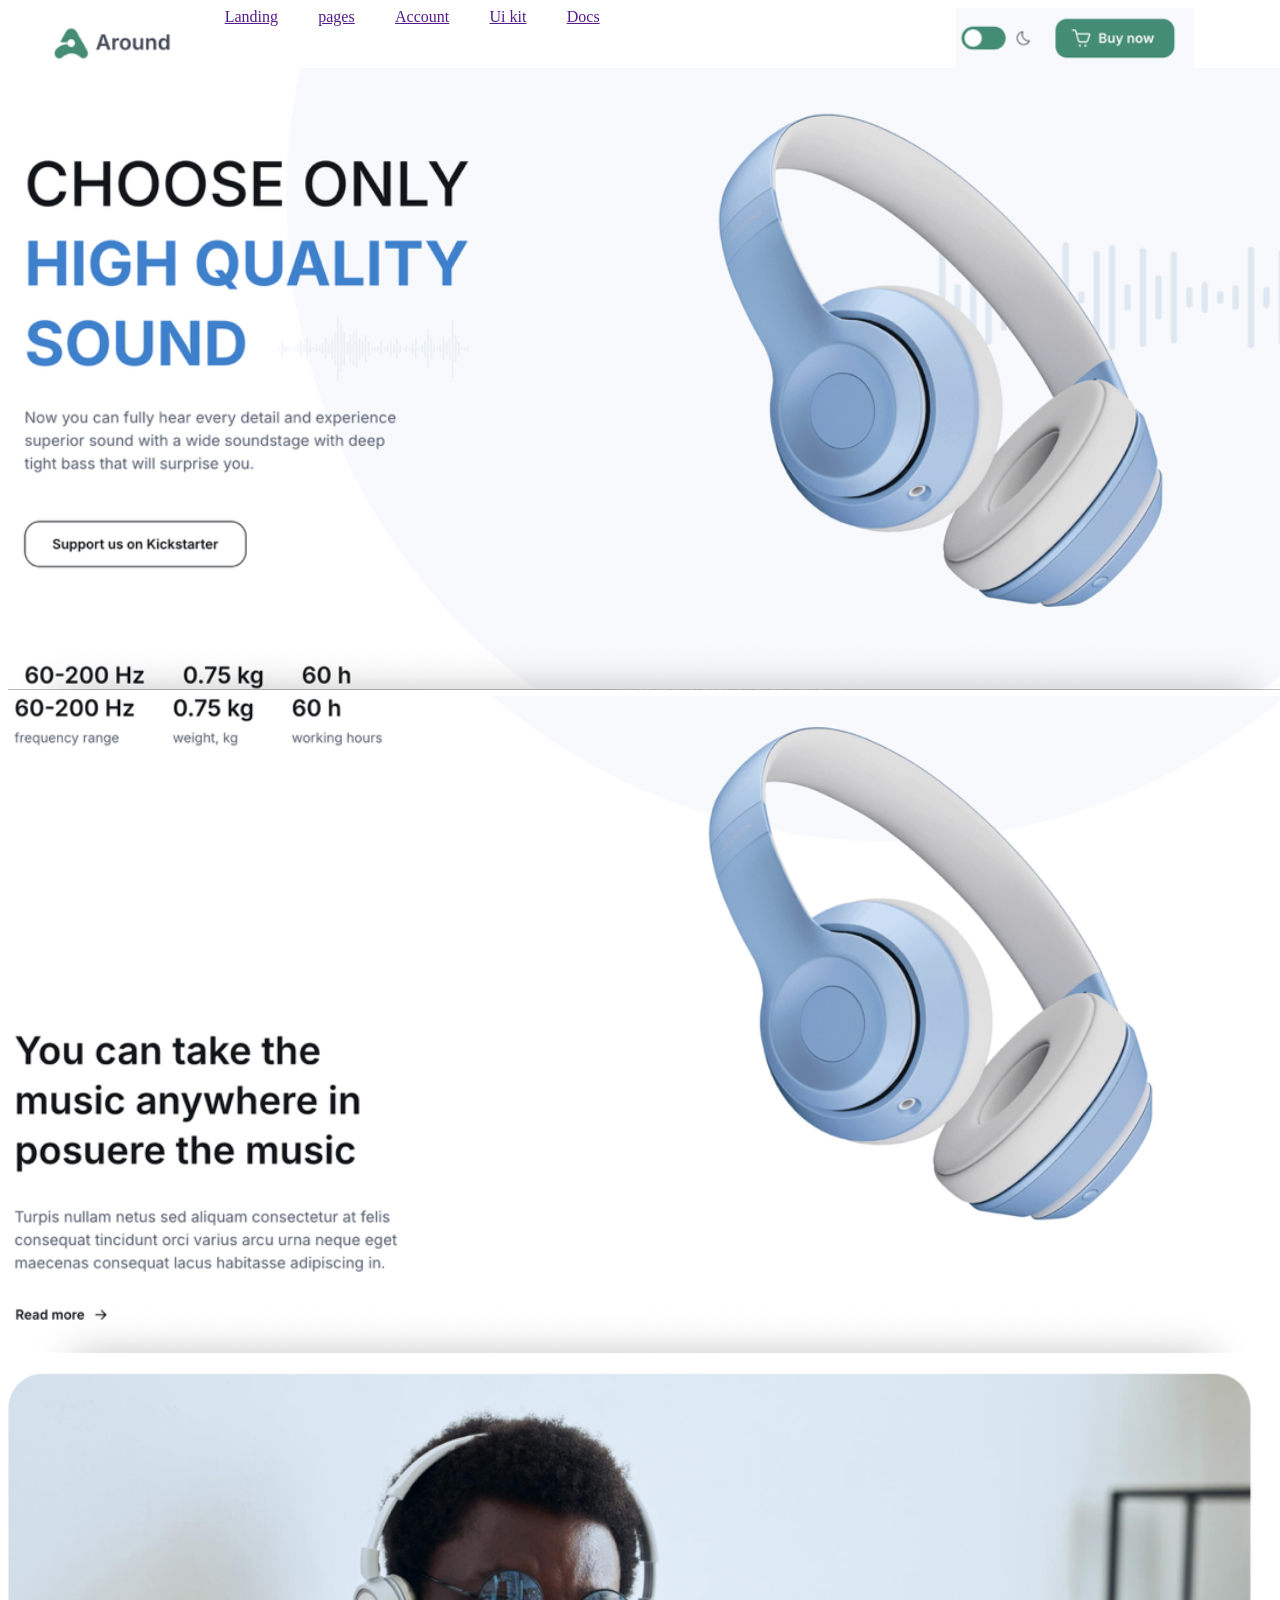
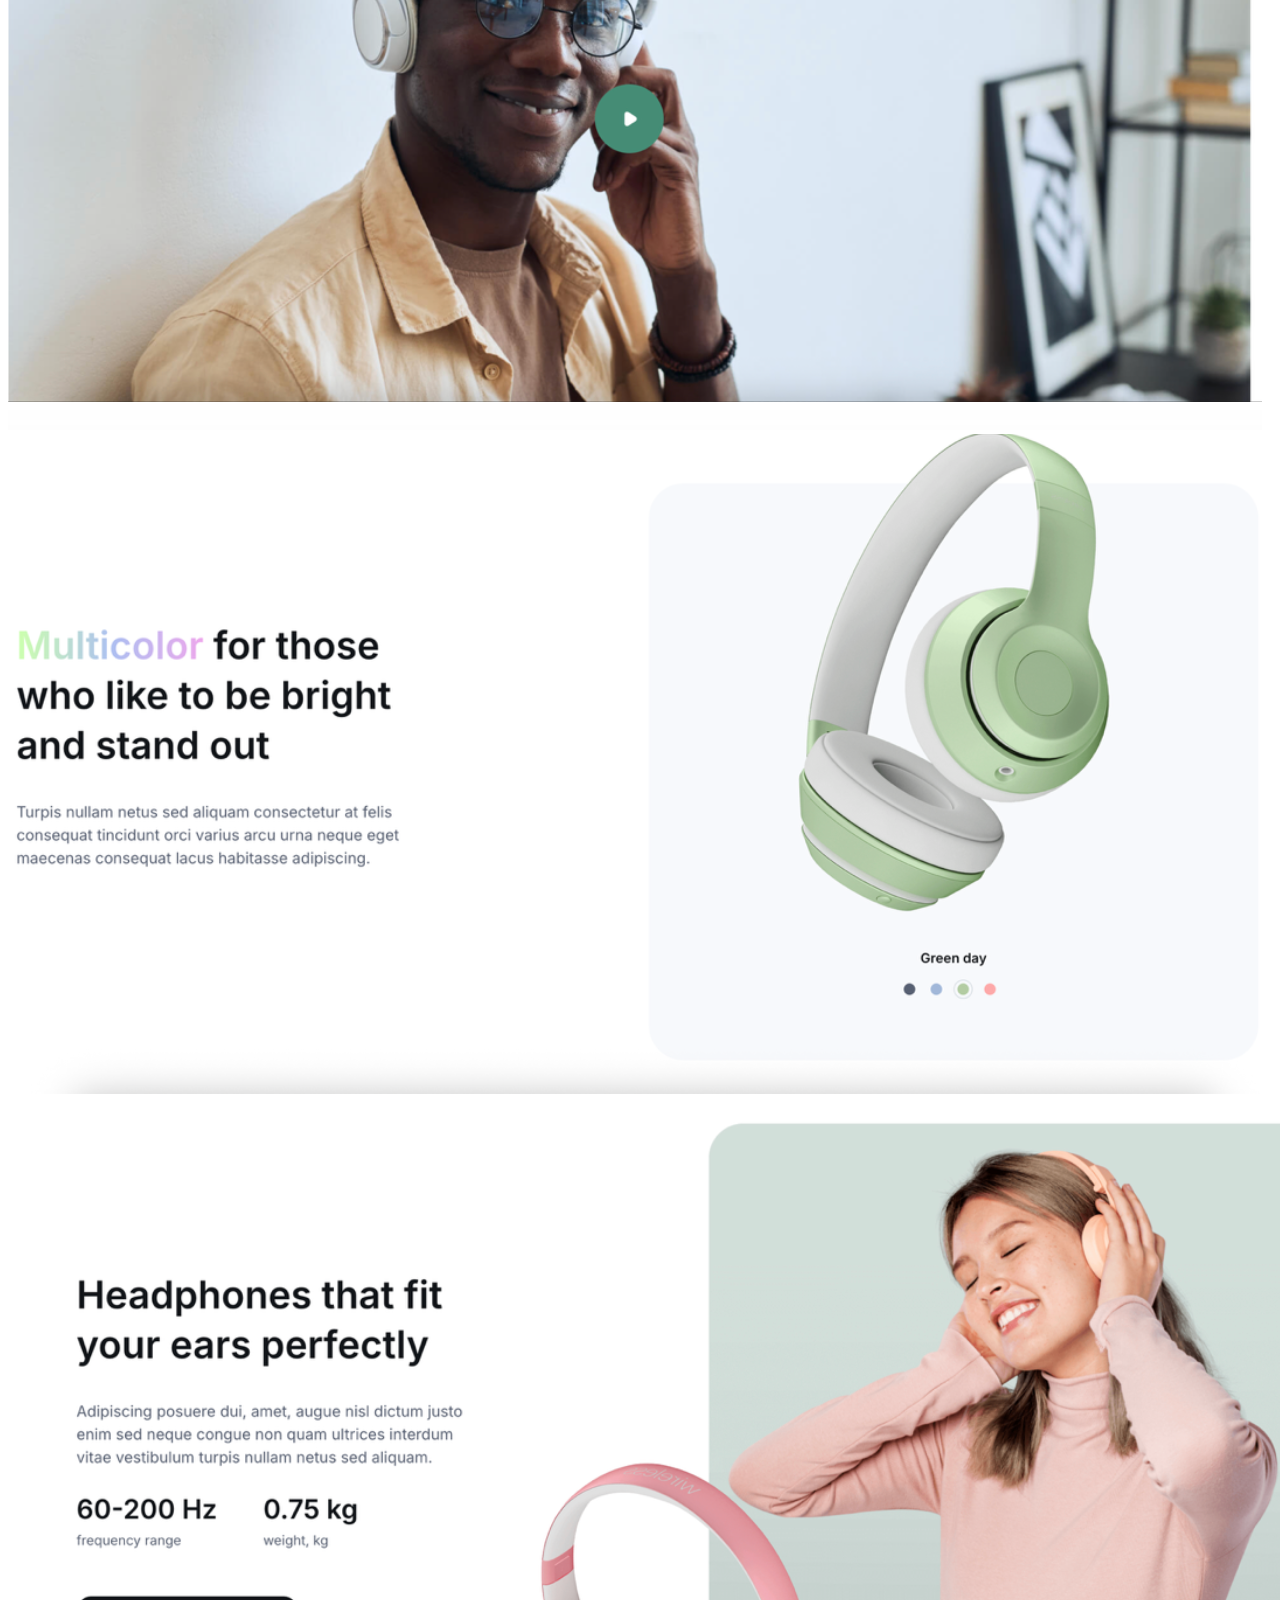
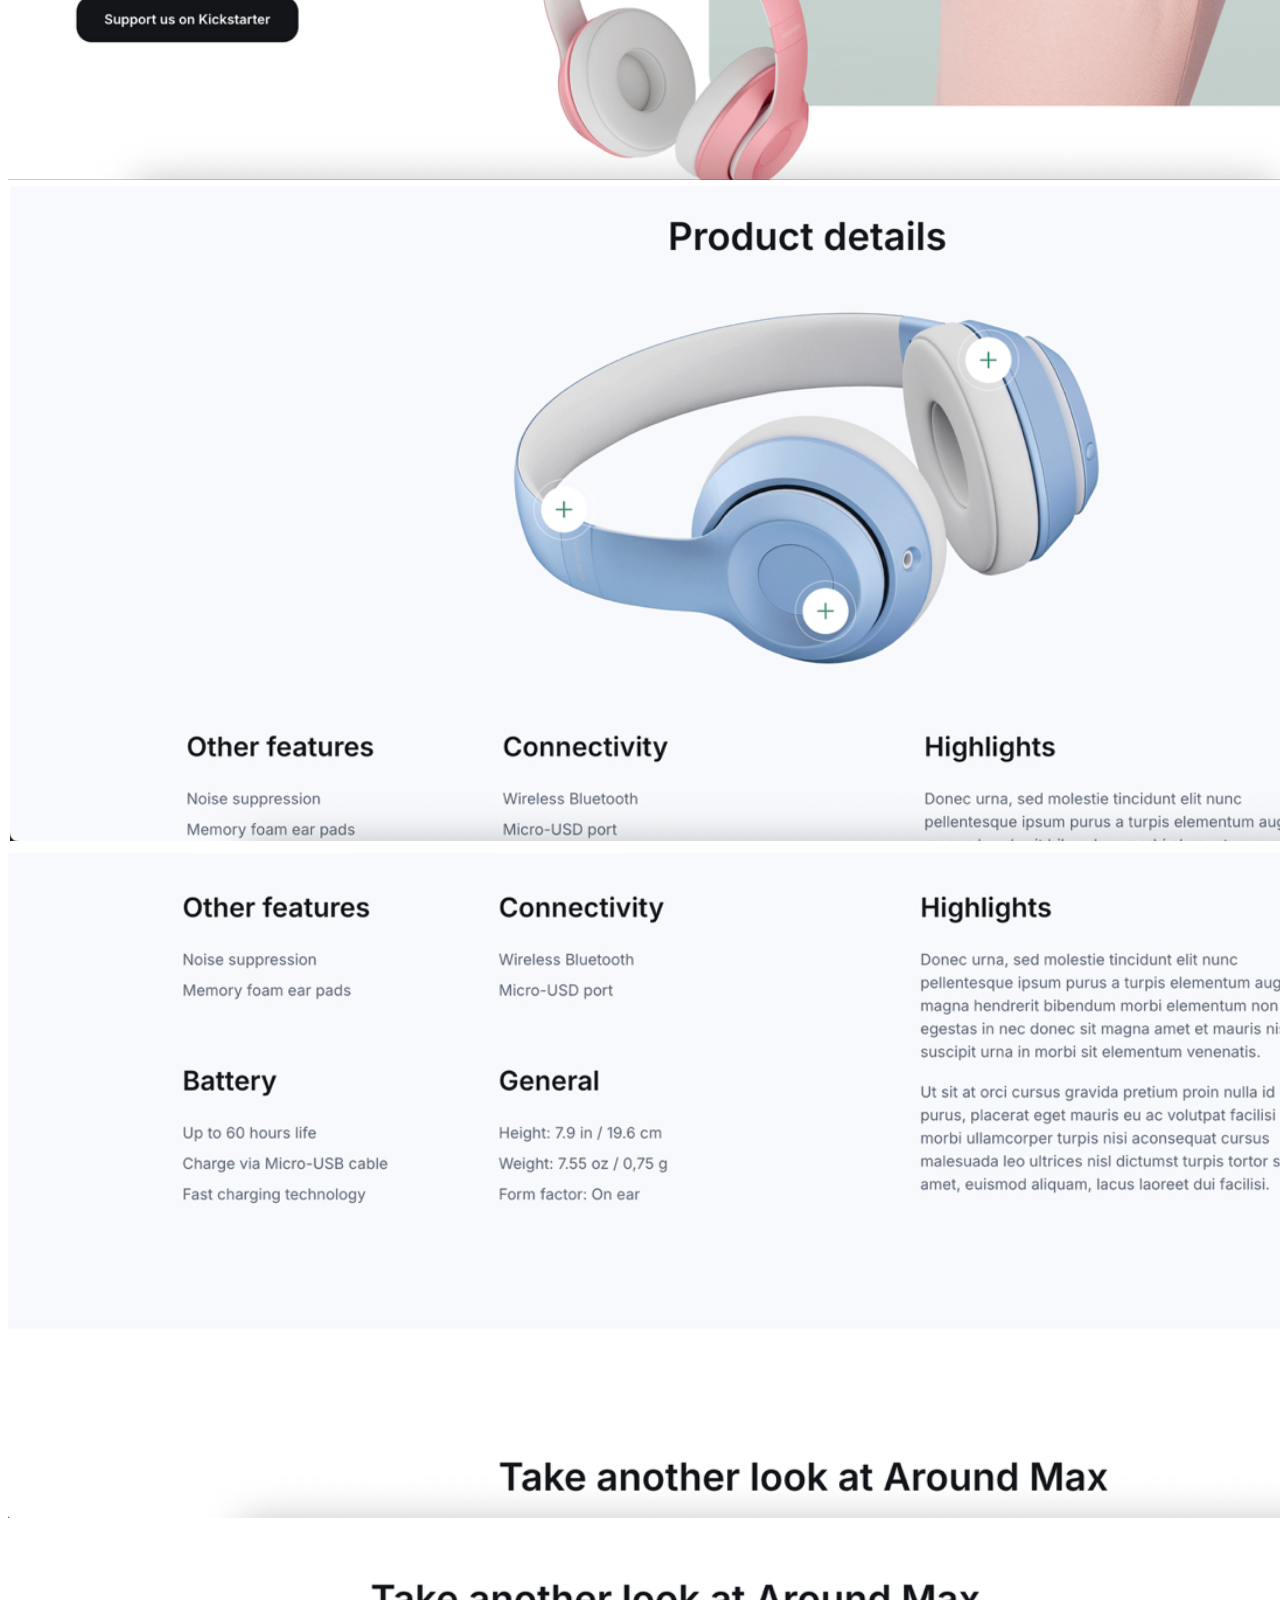
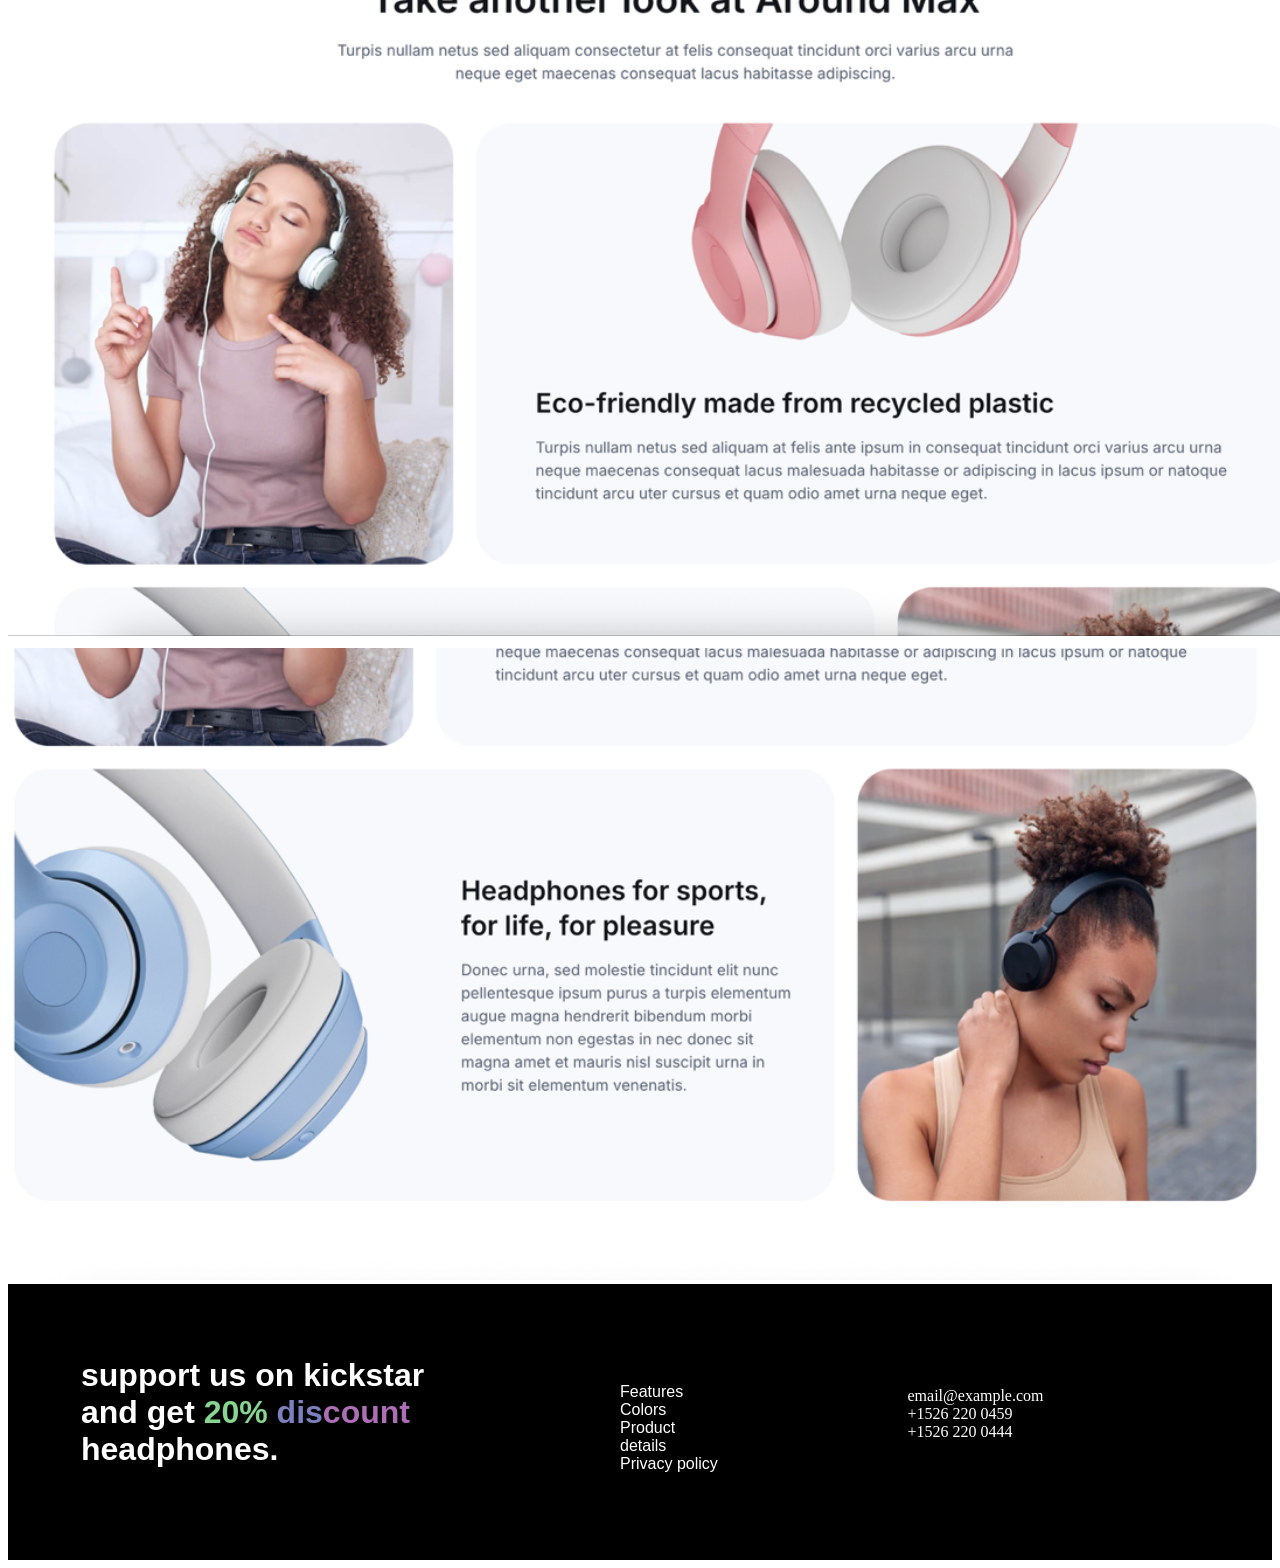
<file: index.html>
<!DOCTYPE html>
<html lang="en">
<head>
    <meta charset="UTF-8">
    <meta name="viewport" content="width=device-width, initial-scale=1.0">
    <title>Document</title>
    <link rel="stylesheet" href="exam.css">
</head>
<body>
    <header class="q1">
        <div class="d1">
        <img src="Screenshot 2026-03-30 at 9.56.48 AM.png" alt="">
       <a href="">Landing</a>
       <a href="">pages</a>
       <a href="">Account</a>
       <a href="">Ui kit</a>
       <a href="">Docs</a>


        </div>
        <div class="d2">




        </div>
        <div class="d3">
            <img src="Screenshot 2026-03-30 at 10.34.12 AM.png" alt="">
        </div>

        </div>
    </header>
    <quick class="xt1">
    <image1 class="x1">
        <img src="Screenshot 2026-03-30 at 9.51.41 AM.png" alt="">
        
    </image1>
    <image2 class="x2">
        <img src="Screenshot 2026-03-30 at 10.01.10 AM.png" alt="">
    </image2>

<image3 class="x3">
    <img src="Screenshot 2026-03-30 at 10.03.04 AM.png" alt="">
</image3>
<image4 class="x4">
    <img src="Screenshot 2026-03-30 at 10.05.16 AM.png" alt="">
</image4>
<image5 class="x5">
    <img src="Screenshot 2026-03-30 at 10.08.00 AM.png" alt="">
</image5>
<image6 class="x6">
    <img src="Screenshot 2026-03-30 at 10.08.39 AM.png" alt="">
</image6>
<image7 class="x7">
    <img src="Screenshot 2026-03-30 at 10.10.32 AM.png" alt="">
</image7>
<image8 class="x8">
    <img src="Screenshot 2026-03-30 at 10.11.59 AM.png" alt="">
</image8>

<image9 class="x9">
    <img src="Screenshot 2026-03-30 at 10.13.27 AM.png" alt="">
</image9>
    </quick>









    <main class="mon">


    <div class="footer">
        <h1>support us on kickstar <br>
        and get<span id="d1"> 20%</span> <span id="d2">dis<span id="d3">count</span> </span> <br>
        headphones.
    </h1>
    
</div>
<div class="feat">
    <p>Features<br>
    Colors
<br>Product details<br>
Privacy policy

    </p>



</div>
<div class="ph">
    <p1>email@example.com<br>
    +1526 220 0459<br>
+1526 220 0444</p1>
    
</div>



    </main>

    
</body>
</html>
</file>
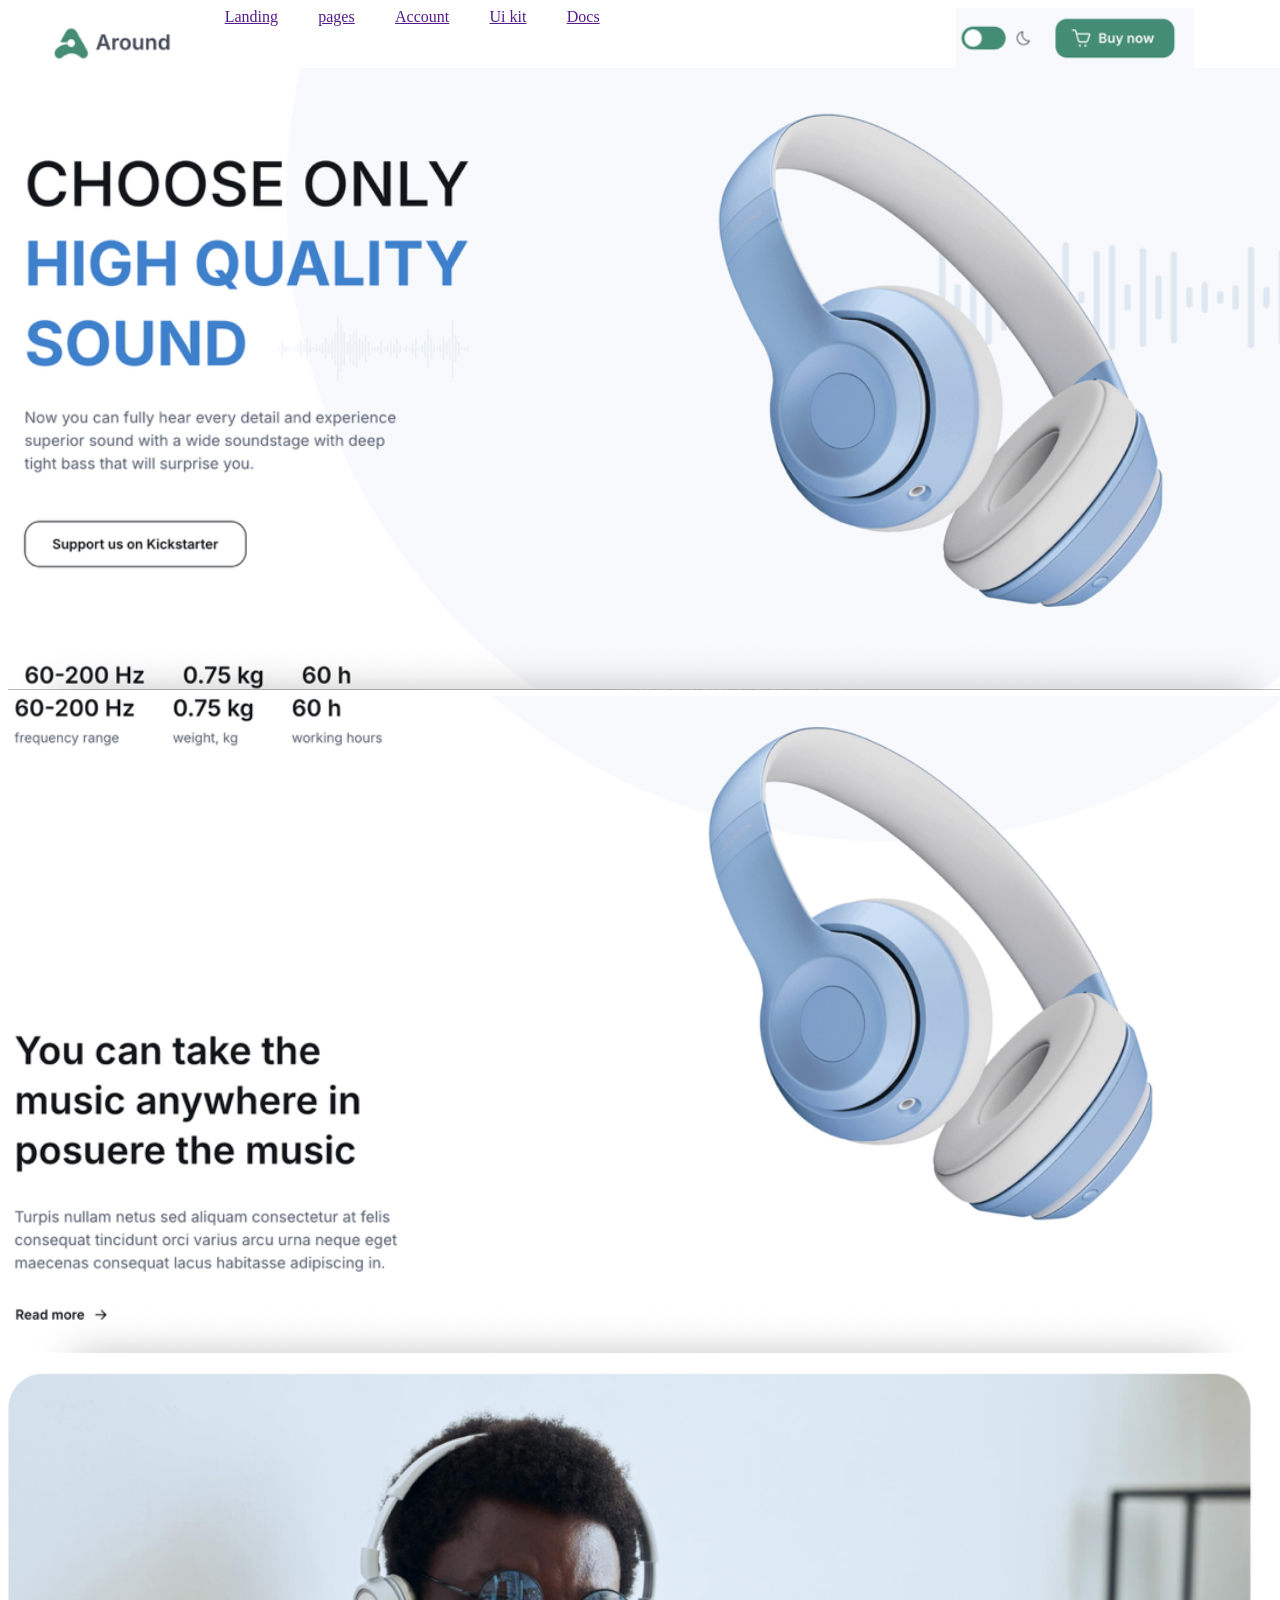
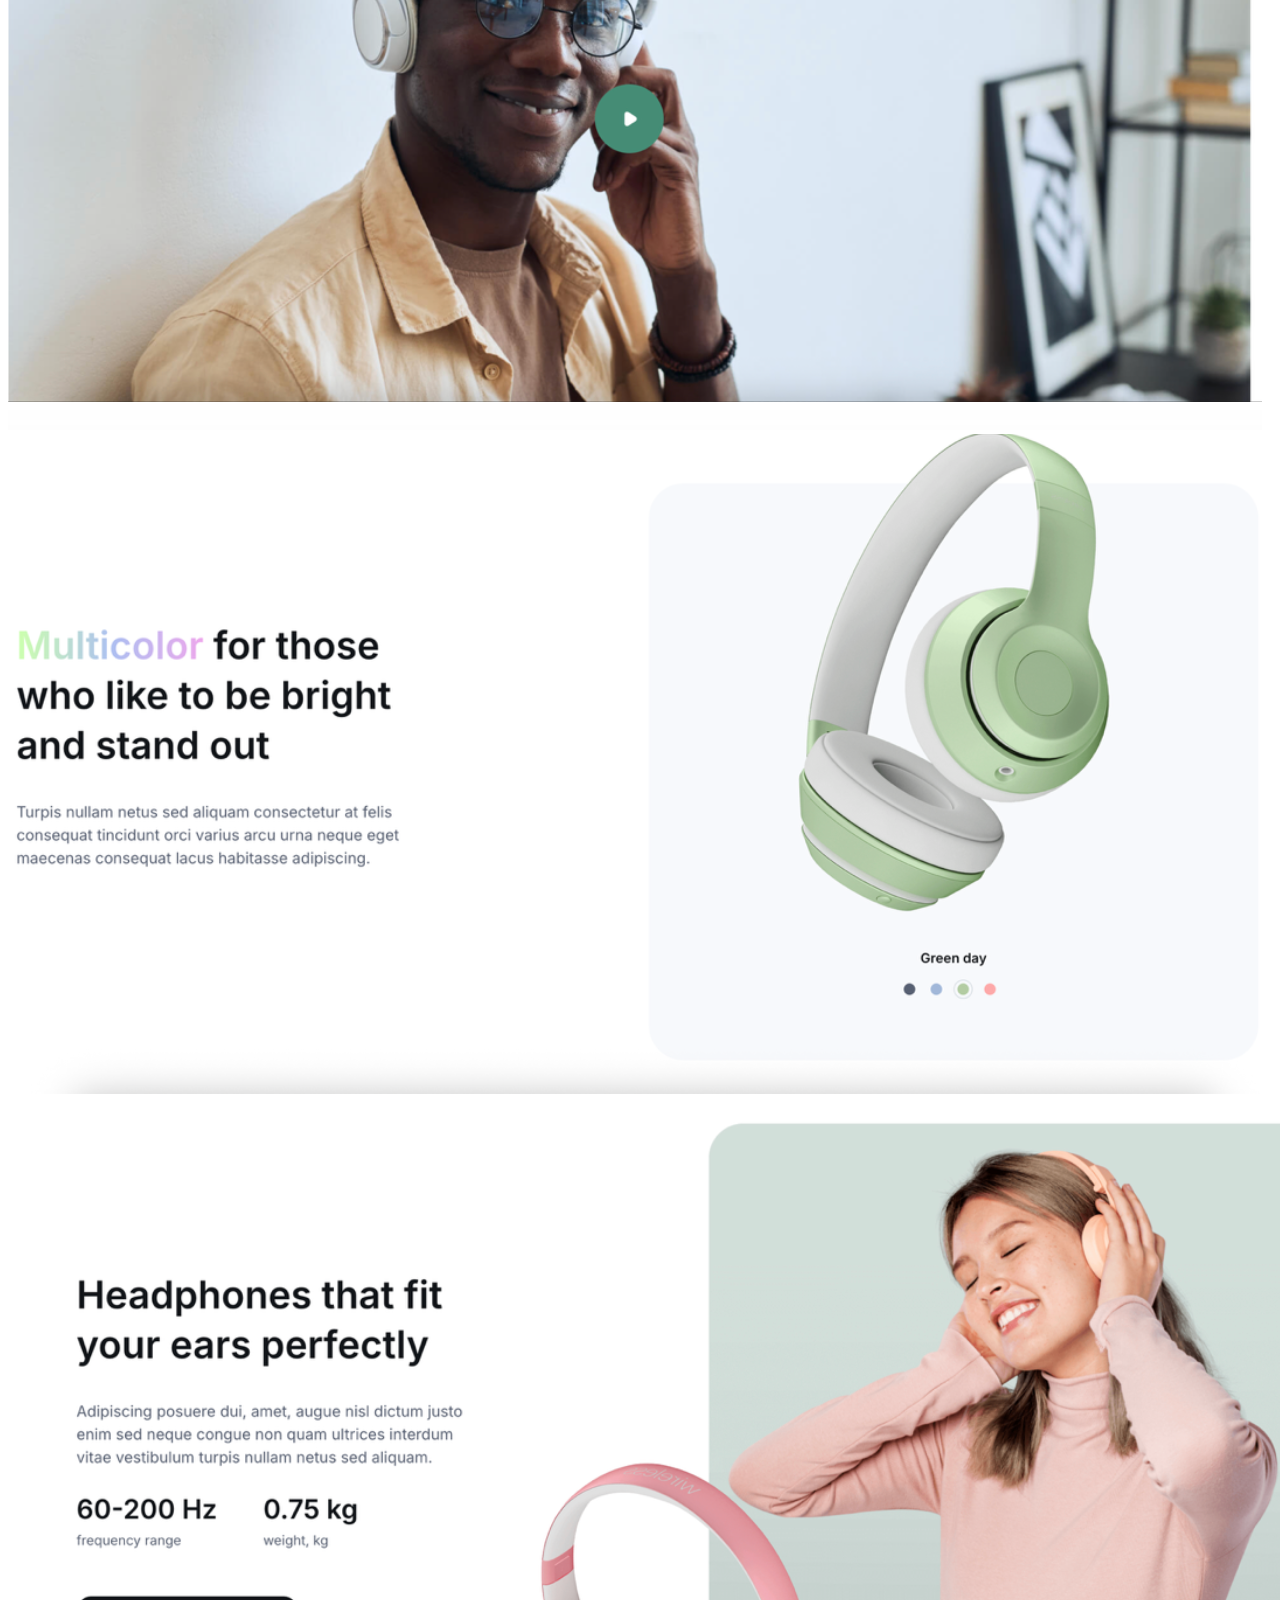
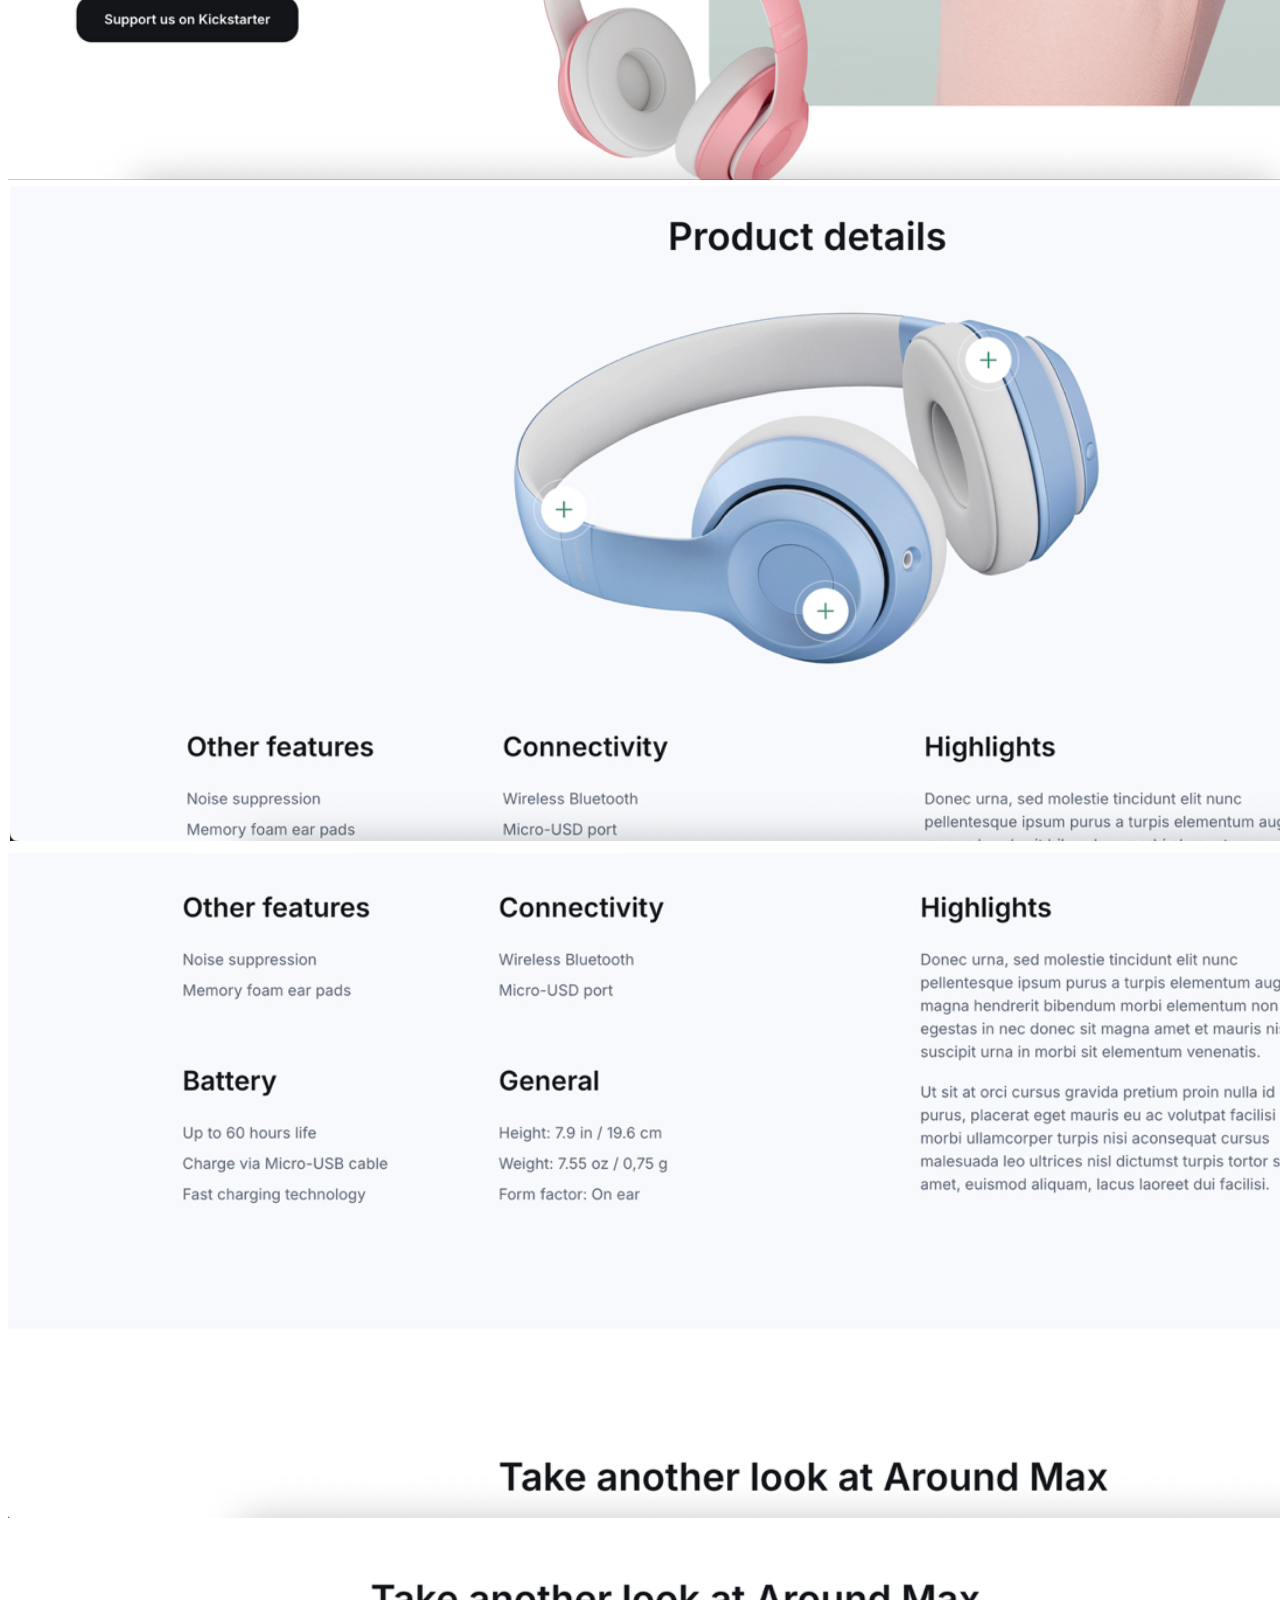
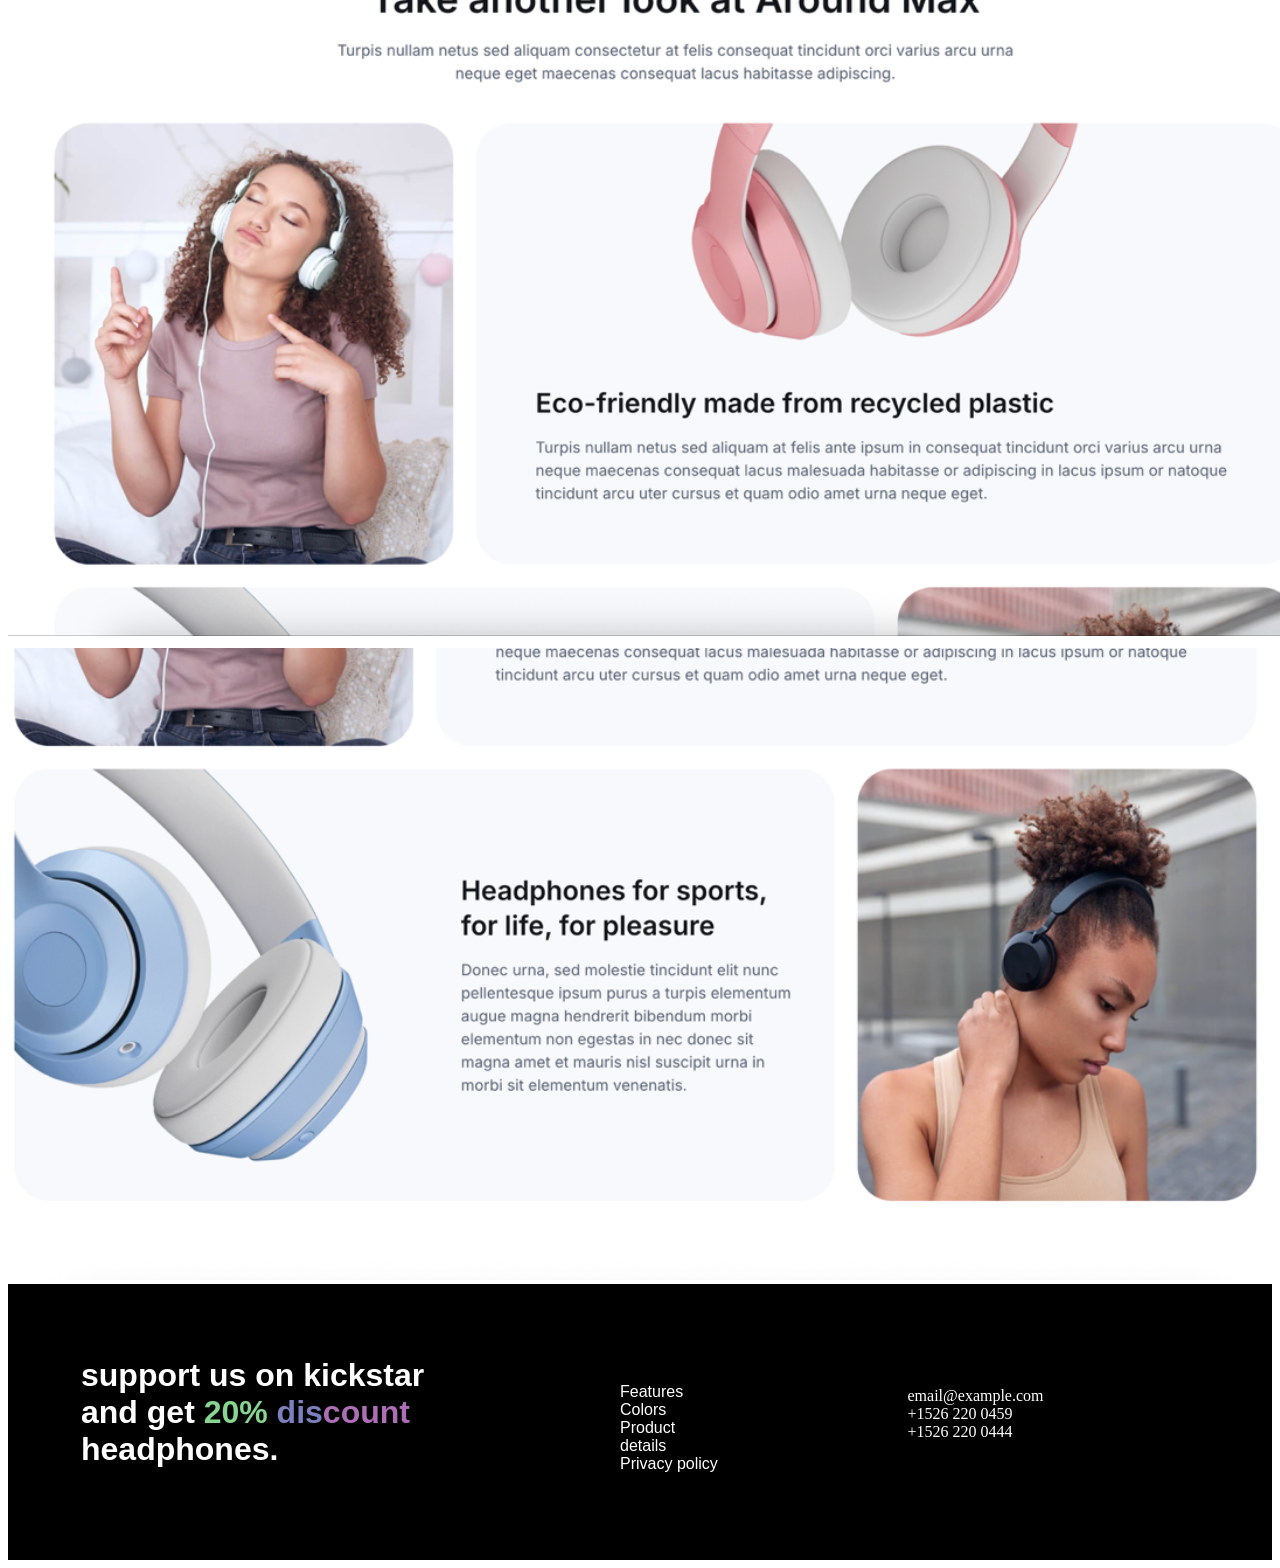
<file: exam.html>
<!DOCTYPE html>
<html lang="en">
<head>
    <meta charset="UTF-8">
    <meta name="viewport" content="width=device-width, initial-scale=1.0">
    <title>Document</title>
    <link rel="stylesheet" href="exam.css">
</head>
<body>
    <header class="q1">
        <div class="d1">
        <img src="Screenshot 2026-03-30 at 9.56.48 AM.png" alt="">
       <a href="">Landing</a>
       <a href="">pages</a>
       <a href="">Account</a>
       <a href="">Ui kit</a>
       <a href="">Docs</a>


        </div>
        <div class="d2">




        </div>
        <div class="d3">
            <img src="Screenshot 2026-03-30 at 10.34.12 AM.png" alt="">
        </div>

        </div>
    </header>
    <quick class="xt1">
    <image1 class="x1">
        <img src="Screenshot 2026-03-30 at 9.51.41 AM.png" alt="">
        
    </image1>
    <image2 class="x2">
        <img src="Screenshot 2026-03-30 at 10.01.10 AM.png" alt="">
    </image2>

<image3 class="x3">
    <img src="Screenshot 2026-03-30 at 10.03.04 AM.png" alt="">
</image3>
<image4 class="x4">
    <img src="Screenshot 2026-03-30 at 10.05.16 AM.png" alt="">
</image4>
<image5 class="x5">
    <img src="Screenshot 2026-03-30 at 10.08.00 AM.png" alt="">
</image5>
<image6 class="x6">
    <img src="Screenshot 2026-03-30 at 10.08.39 AM.png" alt="">
</image6>
<image7 class="x7">
    <img src="Screenshot 2026-03-30 at 10.10.32 AM.png" alt="">
</image7>
<image8 class="x8">
    <img src="Screenshot 2026-03-30 at 10.11.59 AM.png" alt="">
</image8>

<image9 class="x9">
    <img src="Screenshot 2026-03-30 at 10.13.27 AM.png" alt="">
</image9>
    </quick>









    <main class="mon">


    <div class="footer">
        <h1>support us on kickstar <br>
        and get<span id="d1"> 20%</span> <span id="d2">dis<span id="d3">count</span> </span> <br>
        headphones.
    </h1>
    
</div>
<div class="feat">
    <p>Features<br>
    Colors
<br>Product details<br>
Privacy policy

    </p>



</div>
<div class="ph">
    <p1>email@example.com<br>
    +1526 220 0459<br>
+1526 220 0444</p1>
    
</div>



    </main>

    
</body>
</html>
</file>
<file: exam.css>
header.q1{
    display: flex;
    position: sticky;
  

}
    




.d1{
    width: 50vw;
    height: 60px;
    
    display: flex;
    justify-content: space-evenly;
    text-align: center;
    position: sticky;
}
.d2{
    width: 25vw;
    height: 60px;
    position: sticky;
   

}
.d3{
    width: 25vw;
    height: 60px;
  position: sticky;


}



.xt1{
    width: 50vw;
    height: 100vw;
}




.footer{
    width: 50vw;
    height: 270px;
    border: solid,black;
    
    
    
}
h1{
    color:white;
    padding: 50px;
    margin: 20px;
    font-family: sans-serif;}

.feat{
    width: 25vw;
    height: 270px;
    border: solid,black;
    
    


}
.mon{
    display: flex;
    background-color: black;
    



}
p{
    font-family: sans-serif;
    padding: 80px;
    color: white
    
    
    
}
.ph{
    width: 25vw;
    border: solid,black;
    padding: 100px;
    color:white;



}
#d1{
    color: rgb(134, 213, 145);
    
}
#d2{
    color: rgba(125, 128, 190,1);
    
}
#d3{
    color: rgba(174, 109, 183);
}
</file>
